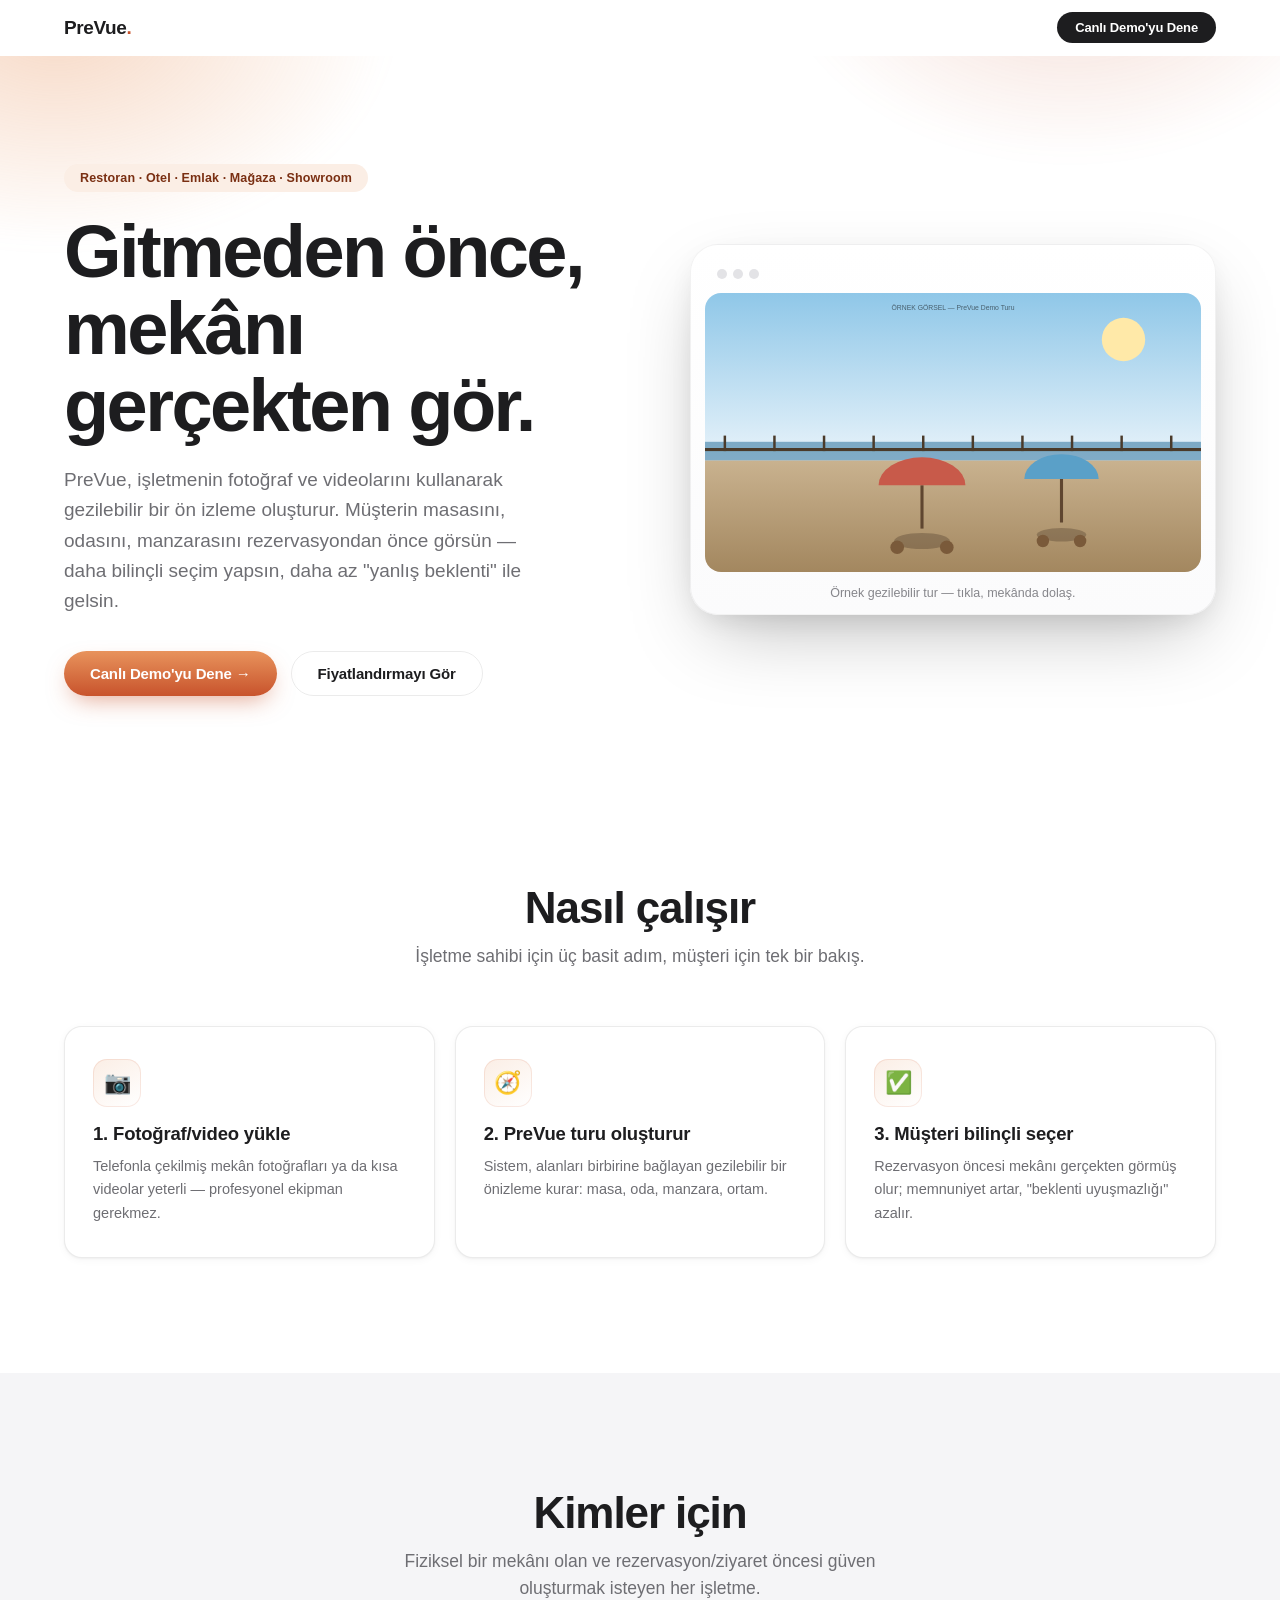
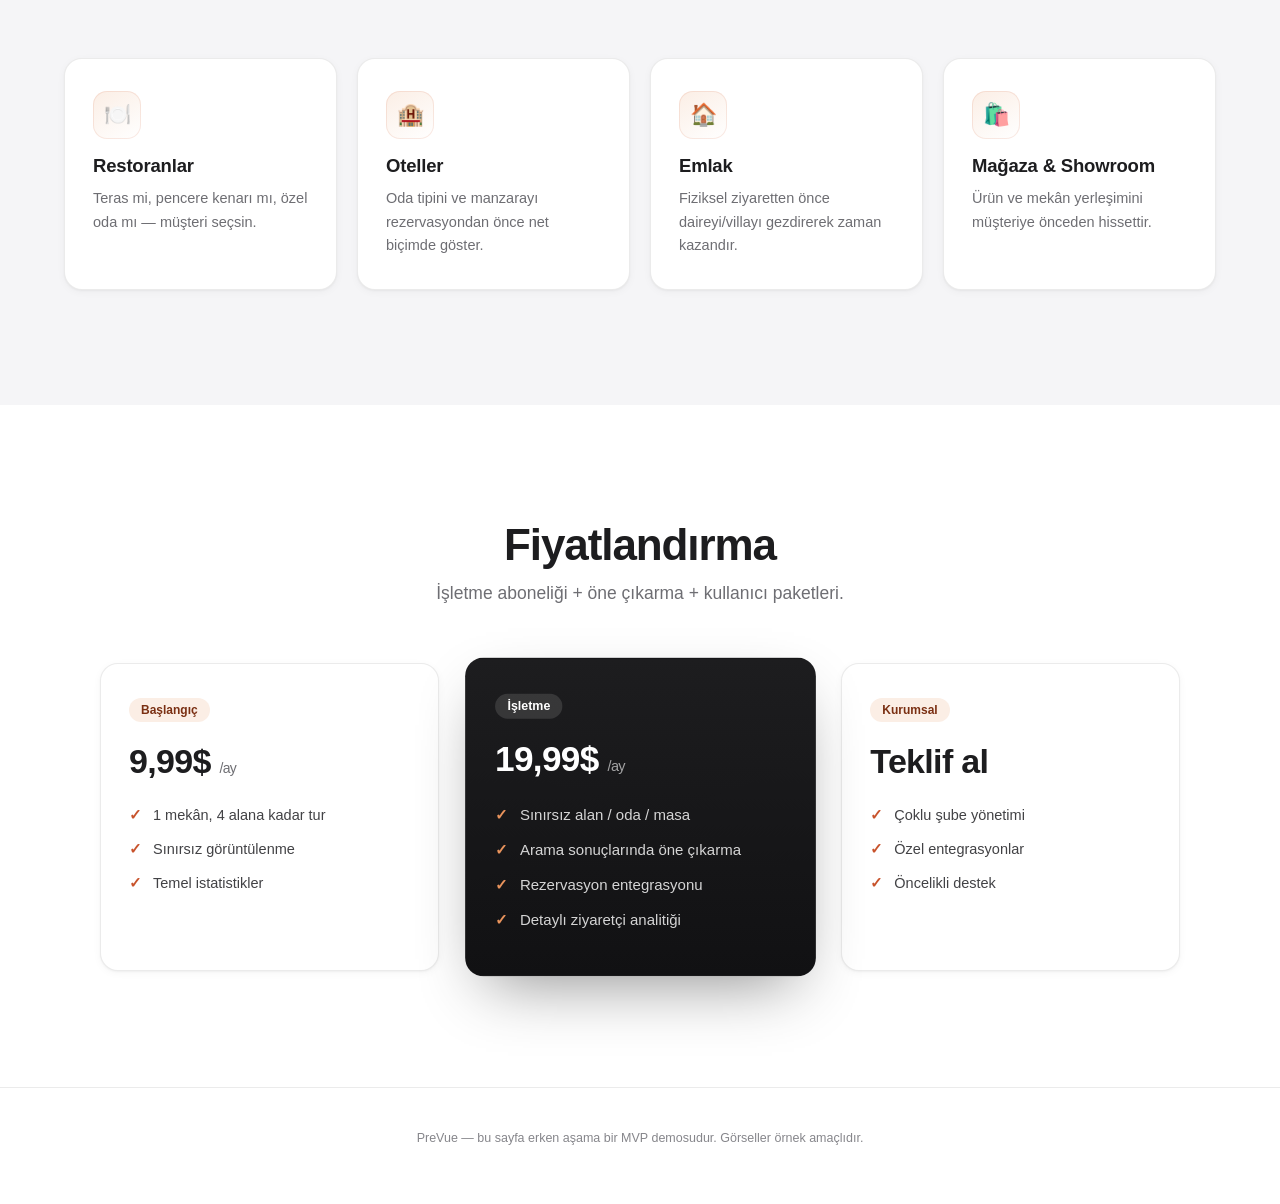
<file: index.html>
<!doctype html>
<html lang="tr">
<head>
<meta charset="utf-8">
<meta name="viewport" content="width=device-width, initial-scale=1">
<title>PreVue — Gitmeden önce, gerçekten gör</title>
<meta name="description" content="Restoran, otel, emlak ve mağazalar için gezilebilir, interaktif ön izleme platformu.">
<link rel="stylesheet" href="style.css">
</head>
<body>
  <div class="nav" id="nav">
    <div class="logo">PreVue<span>.</span></div>
    <a class="cta" href="demo.html">Canlı Demo'yu Dene</a>
  </div>

  <section class="hero">
    <div data-reveal>
      <span class="eyebrow">Restoran · Otel · Emlak · Mağaza · Showroom</span>
      <h1>Gitmeden önce,<br>mekânı gerçekten gör.</h1>
      <p class="lead">
        PreVue, işletmenin fotoğraf ve videolarını kullanarak gezilebilir bir
        ön izleme oluşturur. Müşterin masasını, odasını, manzarasını
        rezervasyondan önce görsün — daha bilinçli seçim yapsın, daha az
        "yanlış beklenti" ile gelsin.
      </p>
      <div class="btn-row">
        <a class="btn btn-primary" href="demo.html">Canlı Demo'yu Dene →</a>
        <a class="btn btn-secondary" href="#pricing">Fiyatlandırmayı Gör</a>
      </div>
    </div>
    <div class="hero-card" data-reveal>
      <div class="browser-bar"><span></span><span></span><span></span></div>
      <img src="assets/scene-teras.svg" alt="PreVue örnek gezilebilir tur önizlemesi">
      <div class="cap">Örnek gezilebilir tur — tıkla, mekânda dolaş.</div>
    </div>
  </section>

  <section class="section">
    <h2 data-reveal>Nasıl çalışır</h2>
    <p class="sub" data-reveal>İşletme sahibi için üç basit adım, müşteri için tek bir bakış.</p>
    <div class="grid3" data-reveal="stagger">
      <div class="card">
        <div class="icon">📷</div>
        <h3>1. Fotoğraf/video yükle</h3>
        <p>Telefonla çekilmiş mekân fotoğrafları ya da kısa videolar yeterli — profesyonel ekipman gerekmez.</p>
      </div>
      <div class="card">
        <div class="icon">🧭</div>
        <h3>2. PreVue turu oluşturur</h3>
        <p>Sistem, alanları birbirine bağlayan gezilebilir bir önizleme kurar: masa, oda, manzara, ortam.</p>
      </div>
      <div class="card">
        <div class="icon">✅</div>
        <h3>3. Müşteri bilinçli seçer</h3>
        <p>Rezervasyon öncesi mekânı gerçekten görmüş olur; memnuniyet artar, "beklenti uyuşmazlığı" azalır.</p>
      </div>
    </div>
  </section>

  <section class="section alt">
    <h2 data-reveal>Kimler için</h2>
    <p class="sub" data-reveal>Fiziksel bir mekânı olan ve rezervasyon/ziyaret öncesi güven oluşturmak isteyen her işletme.</p>
    <div class="grid4" data-reveal="stagger">
      <div class="card"><div class="icon">🍽️</div><h3>Restoranlar</h3><p>Teras mi, pencere kenarı mı, özel oda mı — müşteri seçsin.</p></div>
      <div class="card"><div class="icon">🏨</div><h3>Oteller</h3><p>Oda tipini ve manzarayı rezervasyondan önce net biçimde göster.</p></div>
      <div class="card"><div class="icon">🏠</div><h3>Emlak</h3><p>Fiziksel ziyaretten önce daireyi/villayı gezdirerek zaman kazandır.</p></div>
      <div class="card"><div class="icon">🛍️</div><h3>Mağaza & Showroom</h3><p>Ürün ve mekân yerleşimini müşteriye önceden hissettir.</p></div>
    </div>
  </section>

  <section class="section" id="pricing">
    <h2 data-reveal>Fiyatlandırma</h2>
    <p class="sub" data-reveal>İşletme aboneliği + öne çıkarma + kullanıcı paketleri.</p>
    <div class="pricing" data-reveal="stagger">
      <div class="plan">
        <div class="tag">Başlangıç</div>
        <div class="price">9,99$ <span>/ay</span></div>
        <ul>
          <li>1 mekân, 4 alana kadar tur</li>
          <li>Sınırsız görüntülenme</li>
          <li>Temel istatistikler</li>
        </ul>
      </div>
      <div class="plan featured">
        <div class="tag">İşletme</div>
        <div class="price">19,99$ <span>/ay</span></div>
        <ul>
          <li>Sınırsız alan / oda / masa</li>
          <li>Arama sonuçlarında öne çıkarma</li>
          <li>Rezervasyon entegrasyonu</li>
          <li>Detaylı ziyaretçi analitiği</li>
        </ul>
      </div>
      <div class="plan">
        <div class="tag">Kurumsal</div>
        <div class="price">Teklif al</div>
        <ul>
          <li>Çoklu şube yönetimi</li>
          <li>Özel entegrasyonlar</li>
          <li>Öncelikli destek</li>
        </ul>
      </div>
    </div>
  </section>

  <footer>
    PreVue — bu sayfa erken aşama bir MVP demosudur. Görseller örnek amaçlıdır.
  </footer>

  <script>
    var navEl = document.getElementById('nav');
    window.addEventListener('scroll', function () {
      navEl.classList.toggle('scrolled', window.scrollY > 8);
    }, { passive: true });

    var revealEls = document.querySelectorAll('[data-reveal]');
    var io = new IntersectionObserver(function (entries) {
      entries.forEach(function (entry) {
        if (entry.isIntersecting) {
          entry.target.classList.add('in-view');
          io.unobserve(entry.target);
        }
      });
    }, { threshold: 0.15 });
    revealEls.forEach(function (el) { io.observe(el); });
  </script>
</body>
</html>
</file>
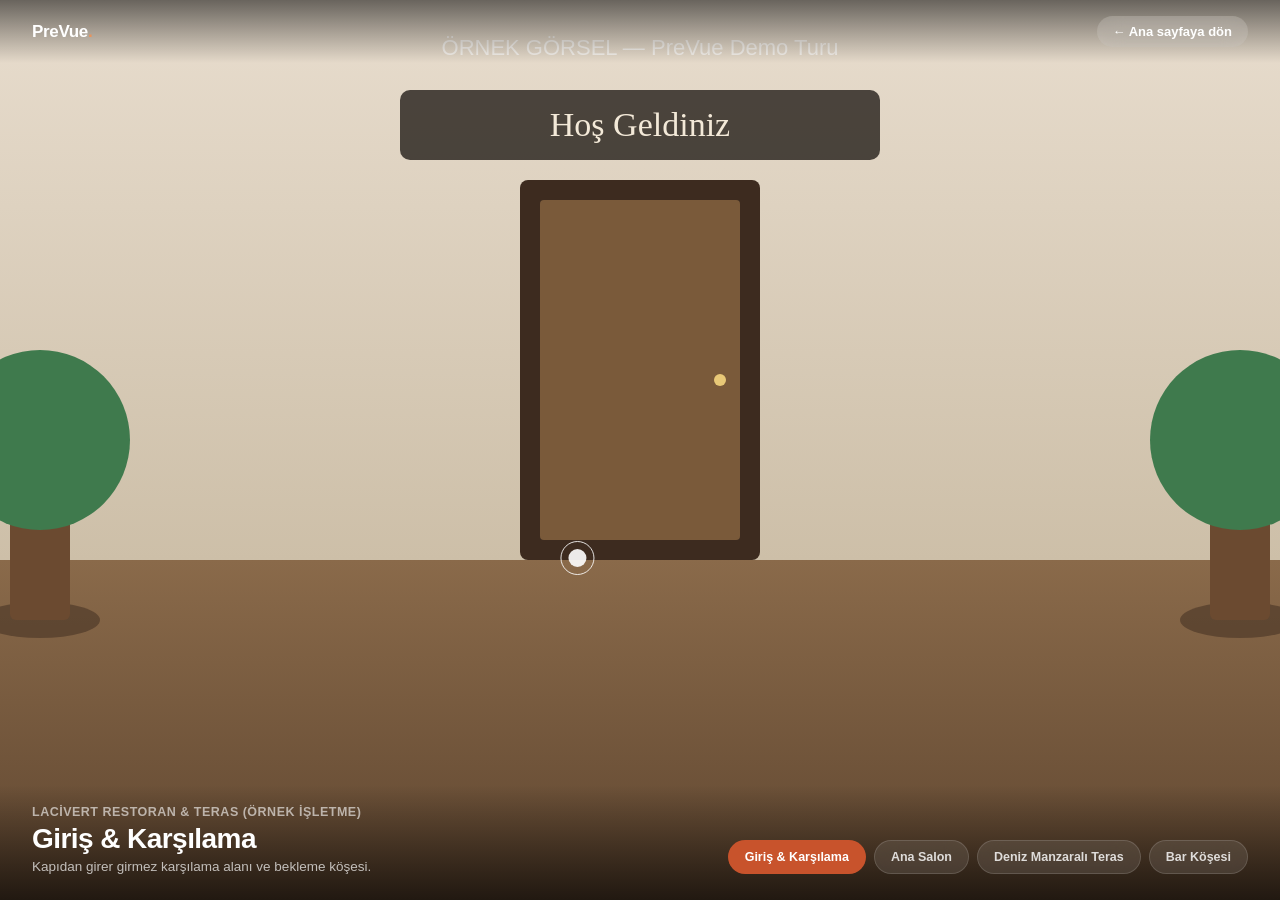
<file: demo.html>
<!doctype html>
<html lang="tr">
<head>
<meta charset="utf-8">
<meta name="viewport" content="width=device-width, initial-scale=1">
<title>PreVue Demo Tur — Lacivert Restoran & Teras</title>
<link rel="stylesheet" href="style.css">
</head>
<body>
  <div class="tour-shell" id="tourShell">
    <div class="tour-topbar">
      <div class="brand">PreVue<span style="color:#e8935c">.</span></div>
      <a href="index.html">← Ana sayfaya dön</a>
    </div>
    <div class="tour-hud">
      <div>
        <div class="venue-name" id="venueName"></div>
        <div class="scene-title" id="sceneTitle"></div>
        <div class="scene-note" id="sceneNote"></div>
      </div>
      <div class="scene-list" id="sceneChips"></div>
    </div>
  </div>
  <script src="app.js"></script>
</body>
</html>
</file>
<file: style.css>
/* =========================================================
   PreVue — premium design system (Apple-inspired)
   ========================================================= */

:root {
  --ink: #1d1d1f;
  --ink-soft: #424245;
  --muted: #6e6e73;
  --faint: #86868b;
  --paper: #ffffff;
  --paper-alt: #f5f5f7;
  --paper-deep: #ececee;
  --line: rgba(0,0,0,0.08);
  --accent: #c8532c;
  --accent-2: #e8935c;
  --accent-ink: #7a2f12;
  --accent-tint: #fbeee5;
  --radius-lg: 28px;
  --radius-md: 18px;
  --radius-sm: 12px;
  --shadow-sm: 0 1px 2px rgba(0,0,0,0.04), 0 2px 8px rgba(0,0,0,0.04);
  --shadow-md: 0 8px 24px rgba(0,0,0,0.08), 0 2px 6px rgba(0,0,0,0.04);
  --shadow-lg: 0 30px 80px -20px rgba(0,0,0,0.28), 0 10px 30px -10px rgba(0,0,0,0.12);
  --ease: cubic-bezier(.22,1,.36,1);
  color-scheme: light;
}

* { box-sizing: border-box; }
html { scroll-behavior: smooth; }

body {
  margin: 0;
  background: var(--paper);
  color: var(--ink);
  font-family: -apple-system, BlinkMacSystemFont, "SF Pro Display", "SF Pro Text",
    "Inter", "Helvetica Neue", Arial, sans-serif;
  -webkit-font-smoothing: antialiased;
  text-rendering: optimizeLegibility;
}

a { color: inherit; text-decoration: none; }
img { display: block; max-width: 100%; }
ul { margin: 0; padding: 0; list-style: none; }

/* ---------- reveal-on-scroll ---------- */
[data-reveal] {
  opacity: 0;
  transform: translateY(28px);
  transition: opacity .9s var(--ease), transform .9s var(--ease);
}
[data-reveal].in-view { opacity: 1; transform: translateY(0); }
[data-reveal="stagger"] > * {
  opacity: 0;
  transform: translateY(24px);
  transition: opacity .7s var(--ease), transform .7s var(--ease);
}
[data-reveal="stagger"].in-view > * { opacity: 1; transform: translateY(0); }
[data-reveal="stagger"].in-view > *:nth-child(1) { transition-delay: .03s; }
[data-reveal="stagger"].in-view > *:nth-child(2) { transition-delay: .11s; }
[data-reveal="stagger"].in-view > *:nth-child(3) { transition-delay: .19s; }
[data-reveal="stagger"].in-view > *:nth-child(4) { transition-delay: .27s; }

/* ================= NAV ================= */
.nav {
  position: sticky;
  top: 0;
  z-index: 100;
  display: flex;
  align-items: center;
  justify-content: space-between;
  height: 56px;
  padding: 0 clamp(20px, 5vw, 64px);
  background: rgba(255,255,255,0.72);
  backdrop-filter: saturate(180%) blur(20px);
  -webkit-backdrop-filter: saturate(180%) blur(20px);
  border-bottom: 1px solid transparent;
  transition: border-color .3s var(--ease), background .3s var(--ease);
}
.nav.scrolled { border-bottom-color: var(--line); }

.logo {
  font-weight: 650;
  font-size: 19px;
  letter-spacing: -0.02em;
}
.logo span { color: var(--accent); }

.nav a.cta {
  background: var(--ink);
  color: #fff;
  padding: 8px 18px;
  border-radius: 980px;
  font-weight: 550;
  font-size: 13px;
  letter-spacing: -0.01em;
  transition: transform .35s var(--ease), background .35s var(--ease), box-shadow .35s var(--ease);
}
.nav a.cta:hover {
  background: var(--accent);
  transform: translateY(-1px);
  box-shadow: 0 8px 20px -6px rgba(200,83,44,0.55);
}

/* ================= HERO ================= */
.hero {
  position: relative;
  padding: clamp(56px, 9vw, 108px) clamp(20px, 5vw, 64px) clamp(40px, 6vw, 72px);
  display: grid;
  gap: 44px;
  grid-template-columns: 1.05fr 0.95fr;
  align-items: center;
  overflow: hidden;
}
.hero::before {
  content: "";
  position: absolute;
  inset: -20% -10% auto -10%;
  height: 720px;
  background:
    radial-gradient(480px 320px at 12% 15%, rgba(232,147,92,0.35), transparent 70%),
    radial-gradient(420px 300px at 78% 5%, rgba(200,83,44,0.22), transparent 70%),
    radial-gradient(600px 400px at 55% 40%, rgba(255,255,255,0), transparent 70%);
  filter: blur(10px);
  z-index: -1;
  pointer-events: none;
}
@media (max-width: 900px) {
  .hero { grid-template-columns: 1fr; padding-top: 84px; }
}

.eyebrow {
  display: inline-flex;
  align-items: center;
  gap: 6px;
  background: var(--accent-tint);
  color: var(--accent-ink);
  padding: 7px 16px;
  border-radius: 980px;
  font-size: 12.5px;
  font-weight: 650;
  letter-spacing: 0.01em;
  margin-bottom: 22px;
}

h1 {
  font-size: clamp(38px, 6vw, 74px);
  line-height: 1.04;
  font-weight: 660;
  letter-spacing: -0.035em;
  margin: 0 0 20px;
  color: var(--ink);
}

.lead {
  font-size: clamp(16px, 1.6vw, 19px);
  color: var(--muted);
  line-height: 1.6;
  max-width: 46ch;
  font-weight: 420;
}

.btn-row { display: flex; gap: 14px; margin-top: 34px; flex-wrap: wrap; }

.btn {
  display: inline-flex;
  align-items: center;
  gap: 8px;
  padding: 13px 26px;
  border-radius: 980px;
  font-weight: 600;
  font-size: 15px;
  letter-spacing: -0.01em;
  border: none;
  cursor: pointer;
  font-family: inherit;
  transition: transform .35s var(--ease), box-shadow .35s var(--ease), background .35s var(--ease), color .35s var(--ease);
}
.btn-primary {
  background: linear-gradient(180deg, var(--accent-2), var(--accent));
  color: white;
  box-shadow: 0 10px 24px -8px rgba(200,83,44,0.55);
}
.btn-primary:hover { transform: translateY(-2px) scale(1.015); box-shadow: 0 16px 32px -8px rgba(200,83,44,0.6); }
.btn-secondary {
  background: transparent;
  color: var(--ink);
  border: 1.5px solid var(--line);
}
.btn-secondary:hover { background: var(--paper-alt); border-color: rgba(0,0,0,0.14); transform: translateY(-1px); }

/* ---- device-frame hero visual ---- */
.hero-card {
  position: relative;
  background: linear-gradient(180deg, #fff, #fbfbfc);
  border-radius: var(--radius-lg);
  padding: 14px;
  box-shadow: var(--shadow-lg);
  border: 1px solid rgba(0,0,0,0.05);
  transform: perspective(1400px) rotateY(-4deg) rotateX(1.5deg);
  transition: transform .6s var(--ease);
}
.hero-card:hover { transform: perspective(1400px) rotateY(0deg) rotateX(0deg); }
.hero-card .browser-bar {
  display: flex;
  align-items: center;
  gap: 6px;
  padding: 10px 12px 14px;
}
.hero-card .browser-bar span {
  width: 10px; height: 10px; border-radius: 50%;
  background: #e3e3e6;
}
.hero-card img { border-radius: 16px; display: block; width: 100%; }
.hero-card .cap { font-size: 12.5px; color: var(--faint); margin-top: 14px; text-align: center; font-weight: 500; }

/* ================= SECTIONS ================= */
.section {
  padding: clamp(64px, 9vw, 120px) clamp(20px, 5vw, 64px);
}
.section h2 {
  font-size: clamp(28px, 3.6vw, 44px);
  font-weight: 640;
  letter-spacing: -0.025em;
  margin: 0 0 10px;
  text-align: center;
}
.section .sub {
  color: var(--muted);
  max-width: 56ch;
  margin: 0 auto 56px;
  text-align: center;
  font-size: clamp(15px, 1.4vw, 17.5px);
  line-height: 1.55;
}

.grid3 {
  display: grid;
  grid-template-columns: repeat(3, 1fr);
  gap: 20px;
  max-width: 1160px;
  margin: 0 auto;
}
@media (max-width: 860px) { .grid3 { grid-template-columns: 1fr; } }

.grid4 {
  display: grid;
  grid-template-columns: repeat(4, 1fr);
  gap: 20px;
  max-width: 1160px;
  margin: 0 auto;
}
@media (max-width: 980px) { .grid4 { grid-template-columns: repeat(2, 1fr); } }
@media (max-width: 560px) { .grid4 { grid-template-columns: 1fr; } }

.card {
  background: var(--paper);
  border-radius: var(--radius-md);
  padding: 32px 28px;
  border: 1px solid var(--line);
  box-shadow: var(--shadow-sm);
  transition: transform .45s var(--ease), box-shadow .45s var(--ease), border-color .45s var(--ease);
}
.card:hover {
  transform: translateY(-6px);
  box-shadow: var(--shadow-md);
  border-color: rgba(0,0,0,0.03);
}
.card h3 { margin: 16px 0 10px; font-size: 18.5px; font-weight: 620; letter-spacing: -0.01em; }
.card p { margin: 0; color: var(--muted); font-size: 14.5px; line-height: 1.6; }

.icon {
  width: 48px; height: 48px; border-radius: 14px;
  display: flex; align-items: center; justify-content: center;
  background: linear-gradient(150deg, var(--accent-tint), #fff);
  font-size: 22px;
  box-shadow: inset 0 0 0 1px rgba(200,83,44,0.12);
}

/* alt background section */
.section.alt {
  background: var(--paper-alt);
}

/* ================= PRICING ================= */
.pricing {
  display: grid;
  grid-template-columns: repeat(3, 1fr);
  gap: 32px;
  max-width: 1080px;
  margin: 0 auto;
  align-items: stretch;
}
@media (max-width: 900px) { .pricing { grid-template-columns: 1fr; } }

.plan {
  background: var(--paper);
  border: 1px solid var(--line);
  border-radius: var(--radius-md);
  padding: 34px 28px;
  box-shadow: var(--shadow-sm);
  display: flex;
  flex-direction: column;
  transition: transform .45s var(--ease), box-shadow .45s var(--ease);
}
.plan:hover { transform: translateY(-4px); box-shadow: var(--shadow-md); }

.plan.featured {
  background: linear-gradient(180deg, #1d1d1f, #111113);
  color: #fff;
  border-color: transparent;
  box-shadow: 0 24px 60px -20px rgba(0,0,0,0.45);
  transform: scale(1.035);
  position: relative;
  z-index: 2;
}
@media (max-width: 900px) { .plan.featured { transform: none; } }
.plan.featured .tag { background: rgba(255,255,255,0.12); color: #fff; }
.plan.featured .price span { color: rgba(255,255,255,0.6); }
.plan.featured li { color: rgba(255,255,255,0.82); }
.plan.featured li::before { color: var(--accent-2); }

.tag {
  display: inline-block;
  align-self: flex-start;
  background: var(--accent-tint);
  color: var(--accent-ink);
  font-size: 12px;
  font-weight: 650;
  padding: 5px 12px;
  border-radius: 980px;
  margin-bottom: 20px;
}
.price {
  font-size: 34px;
  font-weight: 660;
  letter-spacing: -0.02em;
  margin-bottom: 24px;
}
.price span { font-size: 14px; font-weight: 500; color: var(--muted); }

.plan ul { display: flex; flex-direction: column; gap: 12px; margin-bottom: 8px; }
.plan li {
  font-size: 14.5px;
  color: var(--ink-soft);
  padding-left: 24px;
  position: relative;
  line-height: 1.5;
}
.plan li::before {
  content: "✓";
  position: absolute;
  left: 0;
  color: var(--accent);
  font-weight: 700;
}

/* ================= FOOTER ================= */
footer {
  padding: 40px clamp(20px, 5vw, 64px) 56px;
  color: var(--faint);
  font-size: 12.5px;
  border-top: 1px solid var(--line);
  text-align: center;
  line-height: 1.6;
}

/* =========================================================
   Tour / Demo page
   ========================================================= */
.tour-shell {
  position: relative;
  width: 100vw;
  height: 100vh;
  overflow: hidden;
  background: #0b0b0c;
}

.tour-topbar {
  position: absolute;
  top: 0; left: 0; right: 0;
  z-index: 30;
  display: flex;
  align-items: center;
  justify-content: space-between;
  padding: 16px clamp(16px, 4vw, 32px);
  background: linear-gradient(180deg, rgba(0,0,0,0.55), transparent);
}
.tour-topbar .brand { font-weight: 650; font-size: 17px; color: #fff; letter-spacing: -0.02em; }
.tour-topbar a {
  color: #fff;
  font-size: 13px;
  font-weight: 550;
  background: rgba(255,255,255,0.14);
  backdrop-filter: blur(12px);
  padding: 8px 16px;
  border-radius: 980px;
  transition: background .3s var(--ease);
}
.tour-topbar a:hover { background: rgba(255,255,255,0.24); }

.tour-scene {
  position: absolute;
  inset: 0;
  opacity: 0;
  visibility: hidden;
  transition: opacity .6s var(--ease);
}
.tour-scene.active { opacity: 1; visibility: visible; }
.tour-scene img {
  width: 100%; height: 100%;
  object-fit: cover;
}

.hotspot {
  position: absolute;
  transform: translate(-50%, -50%);
  background: none;
  border: none;
  cursor: pointer;
  display: flex;
  align-items: center;
  gap: 8px;
  padding: 0;
  font-family: inherit;
}
.hotspot .dot {
  width: 18px; height: 18px;
  border-radius: 50%;
  background: rgba(255,255,255,0.9);
  box-shadow: 0 0 0 0 rgba(255,255,255,0.6);
  position: relative;
}
.hotspot .dot::after {
  content: "";
  position: absolute; inset: -8px;
  border-radius: 50%;
  border: 1.5px solid rgba(255,255,255,0.85);
  animation: pulse 2.2s ease-out infinite;
}
@keyframes pulse {
  0% { transform: scale(0.7); opacity: 1; }
  100% { transform: scale(1.9); opacity: 0; }
}
.hotspot .label {
  background: rgba(20,20,20,0.72);
  backdrop-filter: blur(10px);
  color: #fff;
  font-size: 12.5px;
  font-weight: 550;
  padding: 6px 12px;
  border-radius: 980px;
  white-space: nowrap;
  opacity: 0;
  transform: translateX(-6px);
  transition: opacity .3s var(--ease), transform .3s var(--ease);
}
.hotspot:hover .label { opacity: 1; transform: translateX(0); }
.hotspot:hover .dot { background: var(--accent-2); }

.tour-hud {
  position: absolute;
  left: 0; right: 0; bottom: 0;
  z-index: 30;
  display: flex;
  align-items: flex-end;
  justify-content: space-between;
  gap: 20px;
  padding: 20px clamp(16px, 4vw, 32px) 26px;
  background: linear-gradient(0deg, rgba(0,0,0,0.65), transparent);
  flex-wrap: wrap;
}
.venue-name { color: rgba(255,255,255,0.6); font-size: 12.5px; font-weight: 600; letter-spacing: 0.04em; text-transform: uppercase; }
.scene-title { color: #fff; font-size: clamp(20px,3vw,28px); font-weight: 640; letter-spacing: -0.02em; margin-top: 4px; }
.scene-note { color: rgba(255,255,255,0.7); font-size: 13.5px; margin-top: 4px; max-width: 52ch; }

.scene-list { display: flex; gap: 8px; flex-wrap: wrap; }
.scene-chip {
  background: rgba(255,255,255,0.1);
  backdrop-filter: blur(12px);
  color: rgba(255,255,255,0.82);
  border: 1px solid rgba(255,255,255,0.14);
  font-size: 12.5px;
  font-weight: 550;
  padding: 9px 16px;
  border-radius: 980px;
  cursor: pointer;
  font-family: inherit;
  transition: background .3s var(--ease), color .3s var(--ease);
}
.scene-chip:hover { background: rgba(255,255,255,0.2); }
.scene-chip.current { background: var(--accent); color: #fff; border-color: transparent; }
</file>
